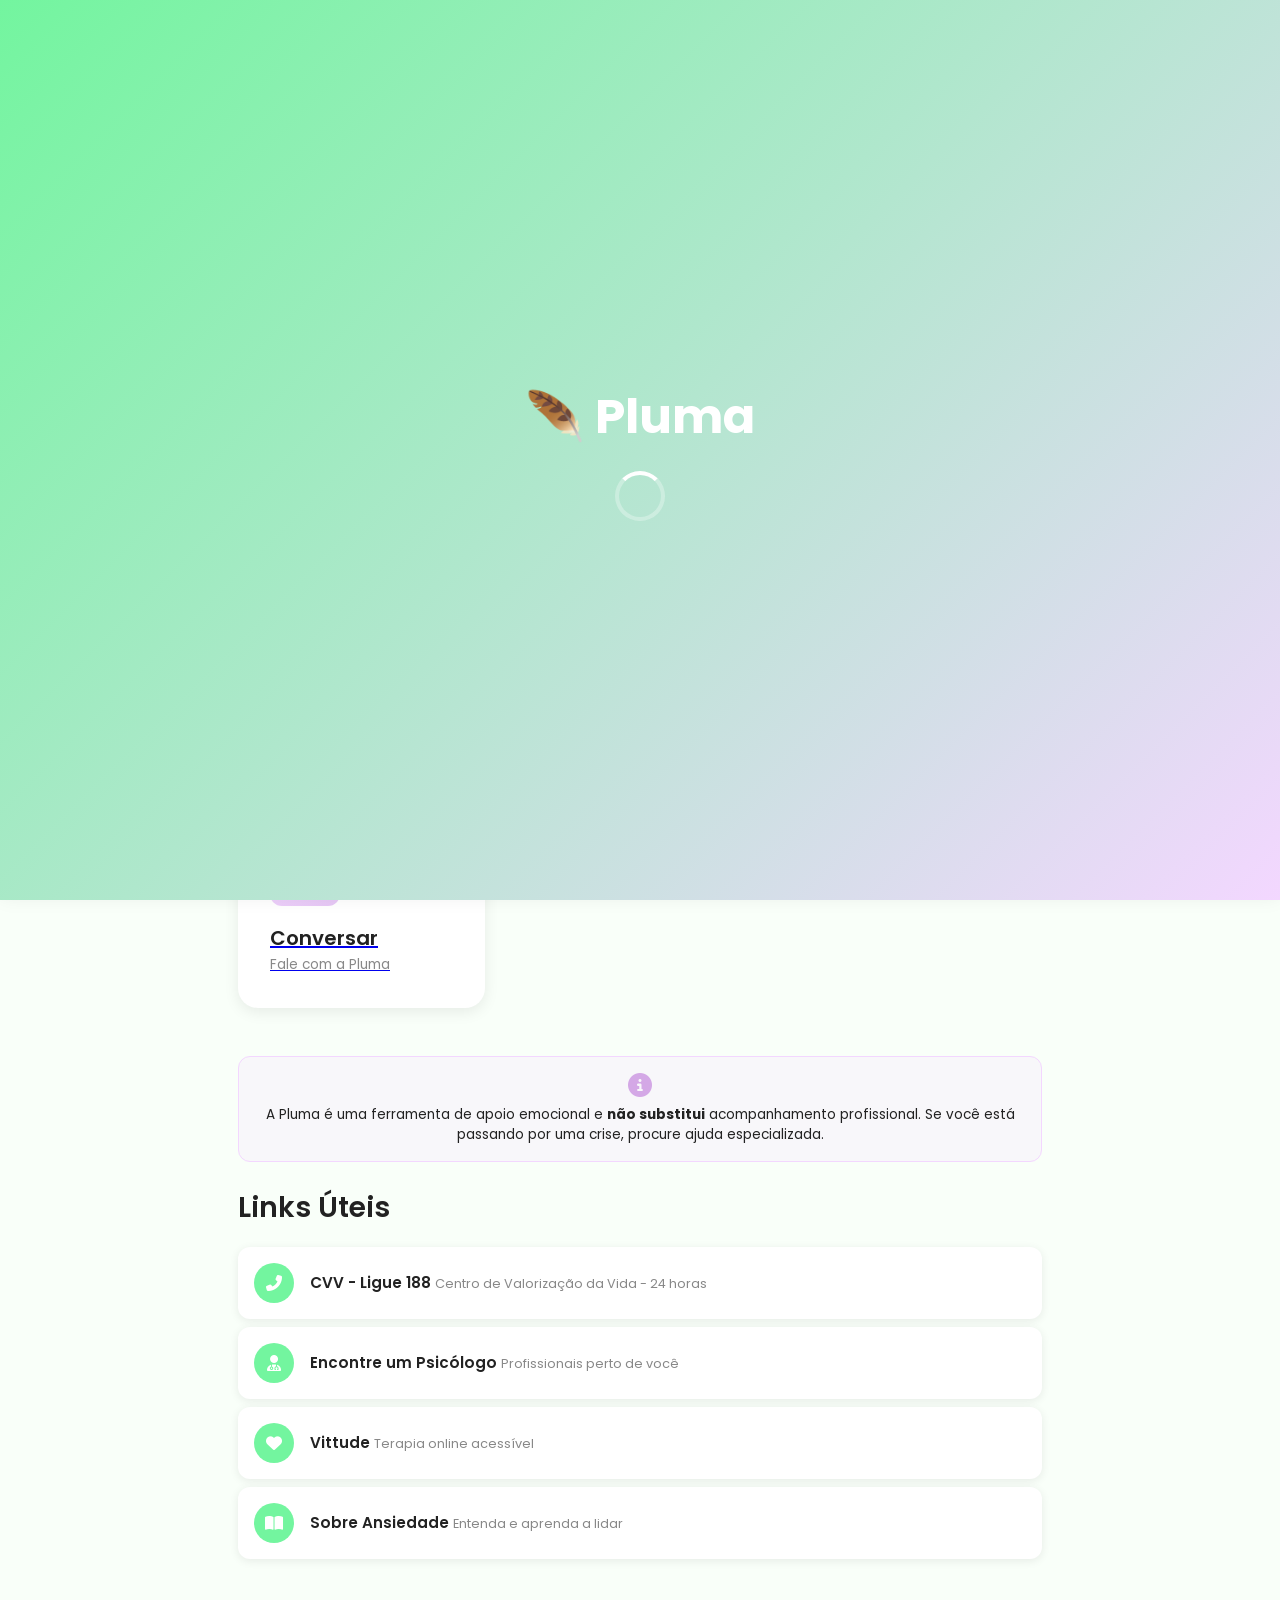
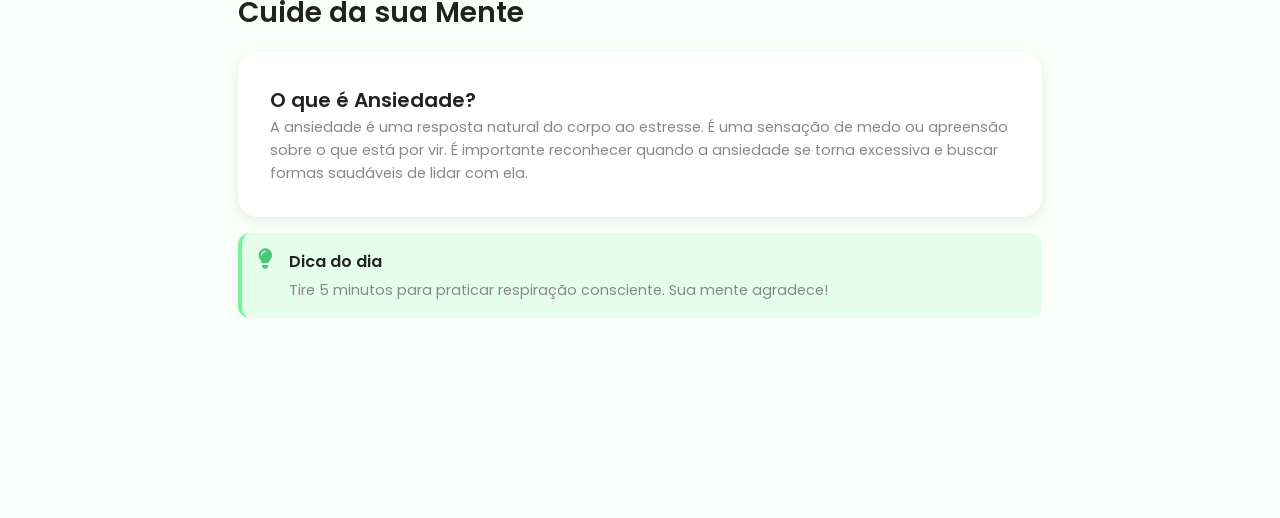
<file: index.html>
<!DOCTYPE html>
<html lang="pt-BR">
<head>
    <meta charset="UTF-8">
    <meta name="viewport" content="width=device-width, initial-scale=1.0, maximum-scale=1.0, user-scalable=no">
    <meta name="description" content="Pluma - Plataforma de apoio emocional e bem-estar. Registre seu humor, escreva seu diário e pratique técnicas de respiração.">
    <meta name="theme-color" content="#73f59f">
    <meta name="apple-mobile-web-app-capable" content="yes">
    <meta name="apple-mobile-web-app-status-bar-style" content="default">
    
    <title>Pluma - Apoio Emocional</title>
    
    <!-- Fonts -->
    <link rel="preconnect" href="https://fonts.googleapis.com">
    <link rel="preconnect" href="https://fonts.gstatic.com" crossorigin>
    <link href="https://fonts.googleapis.com/css2?family=Poppins:wght@300;400;500;600;700&family=Inter:wght@400;500;600&display=swap" rel="stylesheet">
    
    <!-- Font Awesome -->
    <link rel="stylesheet" href="https://cdnjs.cloudflare.com/ajax/libs/font-awesome/6.5.1/css/all.min.css">
    
    <!-- Styles -->
    <link rel="stylesheet" href="css/style.css">
    <link rel="stylesheet" href="css/responsive.css">
</head>
<body>
    <!-- Splash Screen -->
    <div class="splash-screen" id="splashScreen">
        <div class="logo">🪶 Pluma</div>
        <div class="loader"></div>
    </div>

    <!-- Header -->
    <header class="header">
        <div class="header-content">
            <a href="index.html" class="logo">
                <i class="fas fa-feather-alt"></i>
                Pluma
            </a>
            <button class="btn btn-sm btn-outline" id="themeToggle" aria-label="Alternar tema">
                <i class="fas fa-moon"></i>
            </button>
        </div>
    </header>

    <!-- Conteúdo Principal -->
    <main class="container">
        <!-- Saudação -->
        <section class="section fade-in">
            <h1 class="section-title" id="greeting">Olá! 👋</h1>
            <p class="section-subtitle">Como você está se sentindo hoje?</p>
        </section>

        <!-- Mensagem Motivacional -->
        <section class="motivational-box slide-up">
            <p class="motivational-text" id="motivationalQuote">"Cada dia é uma nova oportunidade para cuidar de si mesmo."</p>
            <p class="motivational-author" id="motivationalAuthor">— Pluma</p>
        </section>

        <!-- Acesso Rápido -->
        <section class="section">
            <h2 class="section-title">Acesso Rápido</h2>
            <div class="cards-grid">
                <a href="humor.html" class="card">
                    <div class="card-header">
                        <div class="card-icon verde">
                            <i class="fas fa-smile"></i>
                        </div>
                    </div>
                    <h3 class="card-title">Registrar Humor</h3>
                    <p class="card-subtitle">Como você está hoje?</p>
                </a>
                
                <a href="diario.html" class="card">
                    <div class="card-header">
                        <div class="card-icon lilas">
                            <i class="fas fa-book"></i>
                        </div>
                    </div>
                    <h3 class="card-title">Diário</h3>
                    <p class="card-subtitle">Escreva seus pensamentos</p>
                </a>
                
                <a href="respirar.html" class="card">
                    <div class="card-header">
                        <div class="card-icon verde">
                            <i class="fas fa-wind"></i>
                        </div>
                    </div>
                    <h3 class="card-title">Respirar</h3>
                    <p class="card-subtitle">Exercícios de relaxamento</p>
                </a>
                
                <a href="chat.html" class="card">
                    <div class="card-header">
                        <div class="card-icon lilas">
                            <i class="fas fa-comments"></i>
                        </div>
                    </div>
                    <h3 class="card-title">Conversar</h3>
                    <p class="card-subtitle">Fale com a Pluma</p>
                </a>
            </div>
        </section>

        <!-- Aviso Importante -->
        <section class="disclaimer">
            <i class="fas fa-info-circle"></i>
            <p class="disclaimer-text">
                A Pluma é uma ferramenta de apoio emocional e <strong>não substitui</strong> acompanhamento profissional. 
                Se você está passando por uma crise, procure ajuda especializada.
            </p>
        </section>

        <!-- Links Úteis -->
        <section class="section">
            <h2 class="section-title">Links Úteis</h2>
            <div class="useful-links">
                <a href="https://www.cvv.org.br/" target="_blank" rel="noopener noreferrer" class="useful-link">
                    <i class="fas fa-phone-alt"></i>
                    <div class="useful-link-content">
                        <span class="useful-link-title">CVV - Ligue 188</span>
                        <span class="useful-link-description">Centro de Valorização da Vida - 24 horas</span>
                    </div>
                </a>
                
                <a href="https://www.doctoralia.com.br/psicologos" target="_blank" rel="noopener noreferrer" class="useful-link">
                    <i class="fas fa-user-md"></i>
                    <div class="useful-link-content">
                        <span class="useful-link-title">Encontre um Psicólogo</span>
                        <span class="useful-link-description">Profissionais perto de você</span>
                    </div>
                </a>
                
                <a href="https://www.vittude.com/" target="_blank" rel="noopener noreferrer" class="useful-link">
                    <i class="fas fa-heart"></i>
                    <div class="useful-link-content">
                        <span class="useful-link-title">Vittude</span>
                        <span class="useful-link-description">Terapia online acessível</span>
                    </div>
                </a>
                
                <a href="https://www.minhavida.com.br/bem-estar/tudo-sobre/17115-ansiedade" target="_blank" rel="noopener noreferrer" class="useful-link">
                    <i class="fas fa-book-open"></i>
                    <div class="useful-link-content">
                        <span class="useful-link-title">Sobre Ansiedade</span>
                        <span class="useful-link-description">Entenda e aprenda a lidar</span>
                    </div>
                </a>
            </div>
        </section>

        <!-- Conteúdo Informativo -->
        <section class="section">
            <h2 class="section-title">Cuide da sua Mente</h2>
            
            <div class="card">
                <h3 class="card-title">O que é Ansiedade?</h3>
                <p style="font-size: 0.9rem; color: var(--cinza-medio); line-height: 1.6;">
                    A ansiedade é uma resposta natural do corpo ao estresse. É uma sensação de medo ou apreensão 
                    sobre o que está por vir. É importante reconhecer quando a ansiedade se torna excessiva e 
                    buscar formas saudáveis de lidar com ela.
                </p>
            </div>
            
            <div class="alert alert-info">
                <i class="fas fa-lightbulb"></i>
                <div class="alert-content">
                    <p class="alert-title">Dica do dia</p>
                    <p class="alert-text">Tire 5 minutos para praticar respiração consciente. Sua mente agradece!</p>
                </div>
            </div>
        </section>
    </main>

    <!-- Navbar Inferior -->
    <nav class="navbar" aria-label="Navegação principal">
        <div class="navbar-content">
            <a href="index.html" class="nav-item active" aria-current="page">
                <i class="fas fa-home"></i>
                <span>Início</span>
            </a>
            <a href="humor.html" class="nav-item">
                <i class="fas fa-smile"></i>
                <span>Humor</span>
            </a>
            <a href="diario.html" class="nav-item">
                <i class="fas fa-book"></i>
                <span>Diário</span>
            </a>
            <a href="historico.html" class="nav-item">
                <i class="fas fa-chart-line"></i>
                <span>Histórico</span>
            </a>
            <a href="respirar.html" class="nav-item">
                <i class="fas fa-wind"></i>
                <span>Respirar</span>
            </a>
            <a href="config.html" class="nav-item">
                <i class="fas fa-cog"></i>
                <span>Config</span>
            </a>
        </div>
    </nav>

    <!-- Scripts -->
    <script src="js/app.js"></script>
</body>
</html>
</file>
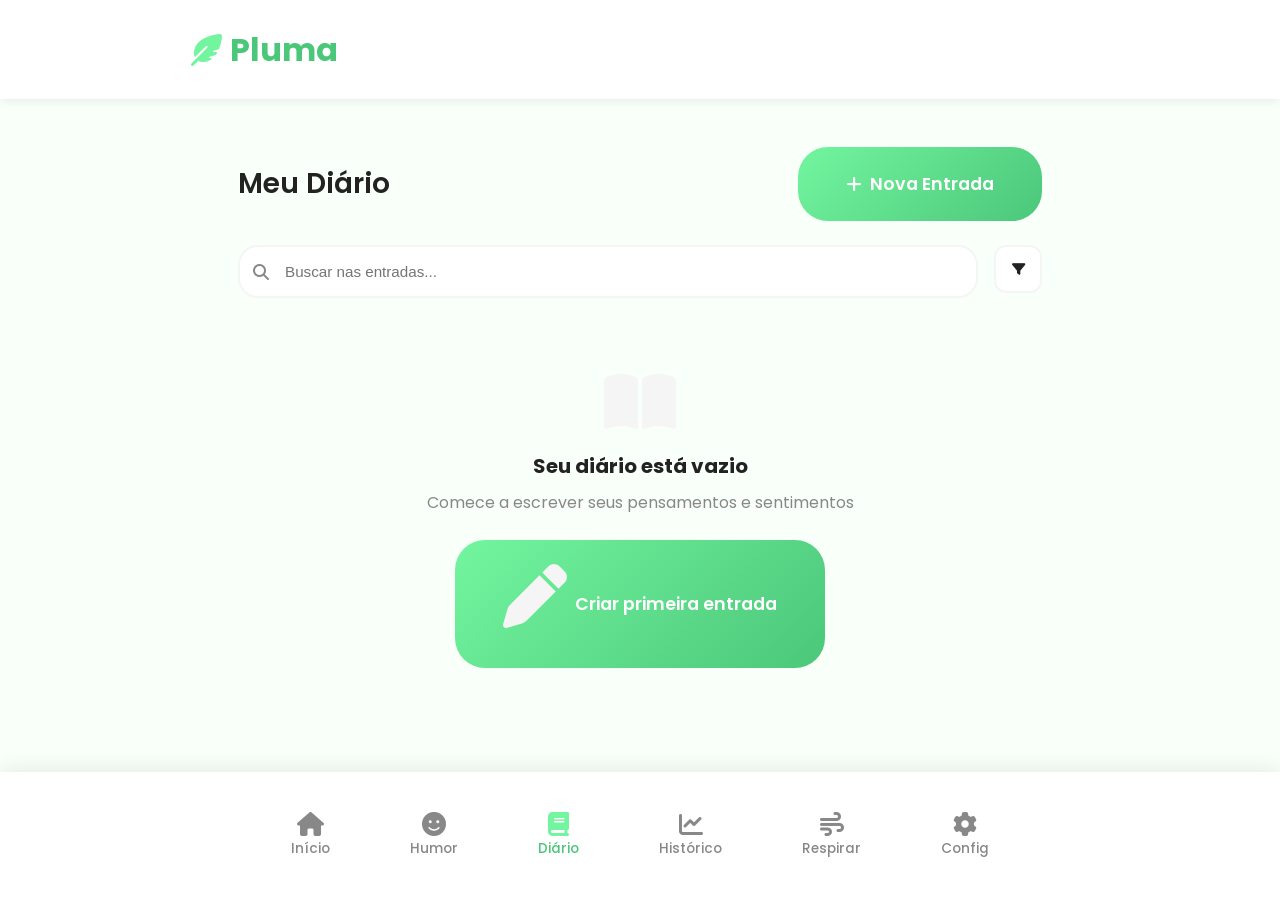
<file: diario.html>
<!DOCTYPE html>
<html lang="pt-BR">
<head>
    <meta charset="UTF-8">
    <meta name="viewport" content="width=device-width, initial-scale=1.0, maximum-scale=1.0, user-scalable=no">
    <meta name="description" content="Pluma - Seu diário emocional. Escreva seus pensamentos e reflexões.">
    <meta name="theme-color" content="#73f59f">
    
    <title>Pluma - Diário Emocional</title>
    
    <!-- Fonts -->
    <link rel="preconnect" href="https://fonts.googleapis.com">
    <link rel="preconnect" href="https://fonts.gstatic.com" crossorigin>
    <link href="https://fonts.googleapis.com/css2?family=Poppins:wght@300;400;500;600;700&family=Inter:wght@400;500;600&display=swap" rel="stylesheet">
    
    <!-- Font Awesome -->
    <link rel="stylesheet" href="https://cdnjs.cloudflare.com/ajax/libs/font-awesome/6.5.1/css/all.min.css">
    
    <!-- Styles -->
    <link rel="stylesheet" href="css/style.css">
    <link rel="stylesheet" href="css/diario.css">
    <link rel="stylesheet" href="css/responsive.css">
</head>
<body>
    <!-- Header -->
    <header class="header">
        <div class="header-content">
            <a href="index.html" class="logo">
                <i class="fas fa-feather-alt"></i>
                Pluma
            </a>
        </div>
    </header>

    <!-- Conteúdo Principal -->
    <main class="container">
        <!-- Lista de Entradas -->
        <div id="diaryList">
            <!-- Header do Diário -->
            <div class="diary-header">
                <h2>Meu Diário</h2>
                <button class="btn btn-primary new-entry-btn" id="newEntryBtn">
                    <i class="fas fa-plus"></i>
                    Nova Entrada
                </button>
            </div>

            <!-- Filtros -->
            <div class="diary-filters">
                <div class="search-wrapper">
                    <i class="fas fa-search"></i>
                    <input type="text" id="searchInput" placeholder="Buscar nas entradas...">
                </div>
                <button class="filter-btn" id="filterBtn" aria-label="Filtrar">
                    <i class="fas fa-filter"></i>
                </button>
            </div>

            <!-- Entradas do Diário -->
            <div class="diary-entries" id="diaryEntries">
                <!-- Entradas serão inseridas via JavaScript -->
            </div>

            <!-- Estado Vazio -->
            <div class="diary-empty" id="diaryEmpty" style="display: none;">
                <i class="fas fa-book-open"></i>
                <h3>Seu diário está vazio</h3>
                <p>Comece a escrever seus pensamentos e sentimentos</p>
                <button class="btn btn-primary" id="emptyNewEntryBtn">
                    <i class="fas fa-pen"></i>
                    Criar primeira entrada
                </button>
            </div>
        </div>

        <!-- Visualização de Entrada -->
        <div class="entry-view" id="entryView">
            <div class="entry-view-header">
                <button class="back-btn" id="backBtn">
                    <i class="fas fa-arrow-left"></i>
                    Voltar
                </button>
                <div class="entry-actions">
                    <button class="entry-action" id="editEntryBtn">
                        <i class="fas fa-edit"></i>
                    </button>
                    <button class="entry-action delete" id="deleteEntryBtn">
                        <i class="fas fa-trash"></i>
                    </button>
                </div>
            </div>
            <div class="entry-view-content" id="entryViewContent">
                <!-- Conteúdo será inserido via JavaScript -->
            </div>
        </div>
    </main>

    <!-- Modal de Nova/Editar Entrada -->
    <div class="modal-overlay" id="entryModal">
        <div class="modal">
            <div class="modal-header">
                <h3 id="modalTitle">Nova Entrada</h3>
                <button class="modal-close" id="closeModal" aria-label="Fechar">
                    <i class="fas fa-times"></i>
                </button>
            </div>
            <div class="modal-body">
                <form id="entryForm">
                    <!-- Seletor de Emoção -->
                    <div class="emotion-selector">
                        <span class="emotion-selector-label">Como você está se sentindo?</span>
                        <div class="emotion-options" id="emotionOptions">
                            <div class="emotion-option" data-emotion="otimo" title="Ótimo">😄</div>
                            <div class="emotion-option" data-emotion="bem" title="Bem">🙂</div>
                            <div class="emotion-option" data-emotion="mais-ou-menos" title="Mais ou menos">😐</div>
                            <div class="emotion-option" data-emotion="mal" title="Mal">😔</div>
                            <div class="emotion-option" data-emotion="depressivo" title="Depressivo">😢</div>
                            <div class="emotion-option" data-emotion="ansioso" title="Ansioso">😰</div>
                        </div>
                    </div>

                    <!-- Título -->
                    <div class="form-group">
                        <label class="form-label" for="entryTitle">Título</label>
                        <input 
                            type="text" 
                            class="form-input" 
                            id="entryTitle" 
                            placeholder="Dê um título para esta entrada..."
                            maxlength="100"
                            required
                        >
                    </div>

                    <!-- Texto -->
                    <div class="form-group">
                        <label class="form-label" for="entryText">O que está na sua mente?</label>
                        <textarea 
                            class="form-textarea" 
                            id="entryText" 
                            placeholder="Escreva livremente seus pensamentos, sentimentos, reflexões..."
                            rows="6"
                            required
                        ></textarea>
                    </div>
                </form>
            </div>
            <div class="modal-footer">
                <button class="btn btn-outline" id="cancelEntry">Cancelar</button>
                <button class="btn btn-primary" id="saveEntry">
                    <i class="fas fa-save"></i>
                    Salvar
                </button>
            </div>
        </div>
    </div>

    <!-- Navbar Inferior -->
    <nav class="navbar" aria-label="Navegação principal">
        <div class="navbar-content">
            <a href="index.html" class="nav-item">
                <i class="fas fa-home"></i>
                <span>Início</span>
            </a>
            <a href="humor.html" class="nav-item">
                <i class="fas fa-smile"></i>
                <span>Humor</span>
            </a>
            <a href="diario.html" class="nav-item active" aria-current="page">
                <i class="fas fa-book"></i>
                <span>Diário</span>
            </a>
            <a href="historico.html" class="nav-item">
                <i class="fas fa-chart-line"></i>
                <span>Histórico</span>
            </a>
            <a href="respirar.html" class="nav-item">
                <i class="fas fa-wind"></i>
                <span>Respirar</span>
            </a>
            <a href="config.html" class="nav-item">
                <i class="fas fa-cog"></i>
                <span>Config</span>
            </a>
        </div>
    </nav>

    <!-- Scripts -->
    <script src="js/app.js"></script>
    <script src="js/diario.js"></script>
</body>
</html>
</file>
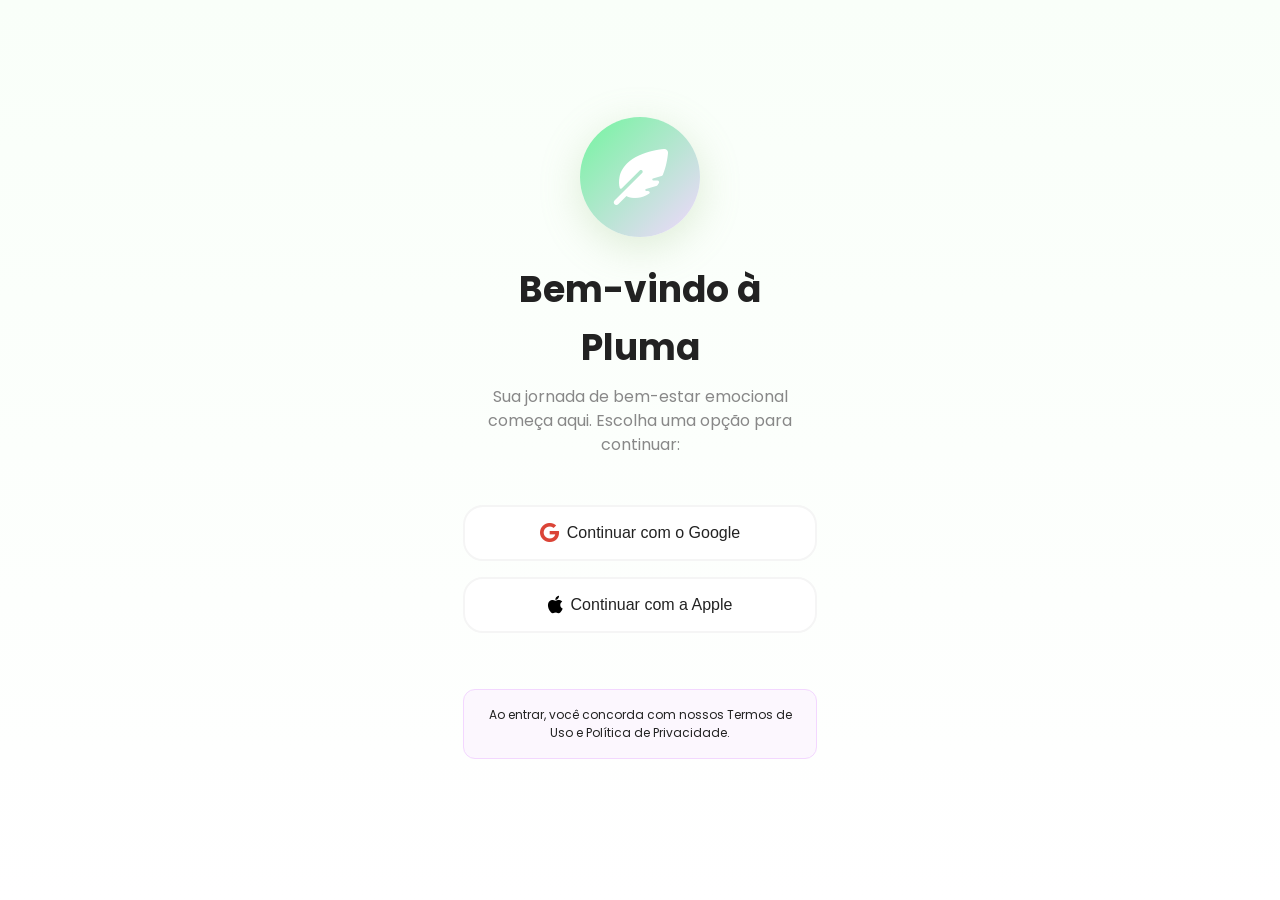
<file: login.html>
<!DOCTYPE html>
<html lang="pt-BR">
<head>
    <meta charset="UTF-8">
    <meta name="viewport" content="width=device-width, initial-scale=1.0, maximum-scale=1.0, user-scalable=no">
    <meta name="description" content="Pluma - Faça login para acessar sua jornada de bem-estar emocional.">
    <meta name="theme-color" content="#9DC183">
    
    <title>Pluma - Login</title>
    
    <!-- Fonts -->
    <link rel="preconnect" href="https://fonts.googleapis.com">
    <link rel="preconnect" href="https://fonts.gstatic.com" crossorigin>
    <link href="https://fonts.googleapis.com/css2?family=Poppins:wght@300;400;500;600;700&family=Inter:wght@400;500;600&display=swap" rel="stylesheet">
    
    <!-- Font Awesome -->
    <link rel="stylesheet" href="https://cdnjs.cloudflare.com/ajax/libs/font-awesome/6.5.1/css/all.min.css">
    
    <!-- Styles -->
    <link rel="stylesheet" href="css/style.css">
    <link rel="stylesheet" href="css/login.css">
    <link rel="stylesheet" href="css/responsive.css">
</head>
<body class="login-page">
    <div class="login-container" style="justify-content: center; min-height: 100vh;">
        <!-- Logo e Header -->
        <div class="login-header">
            <div class="login-logo">
                <i class="fas fa-feather-alt"></i>
            </div>
            <h1 class="login-title">Bem-vindo à Pluma</h1>
            <p class="login-subtitle">Sua jornada de bem-estar emocional começa aqui. Escolha uma opção para continuar:</p>
        </div>

        <!-- Login Social -->
        <div class="social-login" style="flex-direction: column; gap: 1rem; margin-bottom: 2rem;">
            <button class="social-btn google" id="googleLogin" style="padding: 1rem; font-size: 1rem;">
                <i class="fab fa-google"></i>
                Continuar com o Google
            </button>
            <button class="social-btn apple" id="appleLogin" style="padding: 1rem; font-size: 1rem;">
                <i class="fab fa-apple"></i>
                Continuar com a Apple
            </button>
        </div>

        <!-- Aviso -->
        <div class="disclaimer">
            <p class="disclaimer-text" style="font-size: 0.75rem;">
                Ao entrar, você concorda com nossos Termos de Uso e Política de Privacidade.
            </p>
        </div>
    </div>

    <!-- Scripts -->
    <script src="js/login.js"></script>
</body>
</html>
</file>
<file: css/style.css>
/* ============================================
   PLUMA - Estilos Principais
   Plataforma de Apoio Emocional
   ============================================ */

/* Reset e Base */
* {
    margin: 0;
    padding: 0;
    box-sizing: border-box;
}

:root {
    /* Paleta de Cores */
    --verde-claro: #73f59f;
    --lilas-claro: #f3d7ff;
    --branco: #ffffff;
    --fundo-suave: #f9fff9;
    --texto-escuro: #222222;
    --verde-escuro: #4bc77a;
    --lilas-escuro: #d4a8e6;
    --cinza-claro: #f5f5f5;
    --cinza-medio: #888888;
    --sombra: rgba(0, 0, 0, 0.08);
    
    /* Tipografia */
    --font-principal: 'Poppins', -apple-system, BlinkMacSystemFont, 'Segoe UI', sans-serif;
    --font-secundaria: 'Inter', sans-serif;
    
    /* Espaçamentos */
    --espacamento-xs: 0.25rem;
    --espacamento-sm: 0.5rem;
    --espacamento-md: 1rem;
    --espacamento-lg: 1.5rem;
    --espacamento-xl: 2rem;
    --espacamento-xxl: 3rem;
    
    /* Bordas */
    --borda-radius-sm: 8px;
    --borda-radius-md: 12px;
    --borda-radius-lg: 20px;
    --borda-radius-xl: 30px;
    
    /* Transições */
    --transicao-rapida: 0.2s ease;
    --transicao-media: 0.3s ease;
    --transicao-lenta: 0.5s ease;
}

/* Dark Mode */
[data-theme="dark"] {
    --verde-claro: #4bc77a;
    --lilas-claro: #9b59b6;
    --branco: #1a1a2e;
    --fundo-suave: #16213e;
    --texto-escuro: #f0f0f0;
    --cinza-claro: #2a2a4a;
    --sombra: rgba(0, 0, 0, 0.3);
}

html {
    font-size: 16px;
    scroll-behavior: smooth;
}

body {
    font-family: var(--font-principal);
    background-color: var(--fundo-suave);
    color: var(--texto-escuro);
    line-height: 1.6;
    min-height: 100vh;
    padding-bottom: 80px;
    transition: background-color var(--transicao-media), color var(--transicao-media);
}

/* Loader / Splash Screen */
.splash-screen {
    position: fixed;
    top: 0;
    left: 0;
    width: 100%;
    height: 100%;
    background: linear-gradient(135deg, var(--verde-claro), var(--lilas-claro));
    display: flex;
    flex-direction: column;
    justify-content: center;
    align-items: center;
    z-index: 9999;
    transition: opacity var(--transicao-lenta), visibility var(--transicao-lenta);
}

.splash-screen.hidden {
    opacity: 0;
    visibility: hidden;
}

.splash-screen .logo {
    font-size: 3rem;
    font-weight: 700;
    color: var(--branco);
    margin-bottom: var(--espacamento-md);
    animation: pulse 2s infinite;
}

.splash-screen .loader {
    width: 50px;
    height: 50px;
    border: 4px solid rgba(255, 255, 255, 0.3);
    border-top-color: var(--branco);
    border-radius: 50%;
    animation: spin 1s linear infinite;
}

@keyframes spin {
    to { transform: rotate(360deg); }
}

@keyframes pulse {
    0%, 100% { transform: scale(1); }
    50% { transform: scale(1.05); }
}

/* Container Principal */
.container {
    max-width: 500px;
    margin: 0 auto;
    padding: var(--espacamento-md);
}

/* Header */
.header {
    background: var(--branco);
    padding: var(--espacamento-md) var(--espacamento-lg);
    box-shadow: 0 2px 10px var(--sombra);
    position: sticky;
    top: 0;
    z-index: 100;
}

.header-content {
    max-width: 500px;
    margin: 0 auto;
    display: flex;
    justify-content: space-between;
    align-items: center;
}

.header .logo {
    font-size: 1.5rem;
    font-weight: 700;
    color: var(--verde-escuro);
    text-decoration: none;
    display: flex;
    align-items: center;
    gap: var(--espacamento-sm);
}

.header .logo i {
    color: var(--verde-claro);
}

/* Cards */
.card {
    background: var(--branco);
    border-radius: var(--borda-radius-lg);
    padding: var(--espacamento-lg);
    margin-bottom: var(--espacamento-md);
    box-shadow: 0 4px 15px var(--sombra);
    transition: transform var(--transicao-rapida), box-shadow var(--transicao-rapida);
}

.card:hover {
    transform: translateY(-3px);
    box-shadow: 0 8px 25px var(--sombra);
}

.card-header {
    display: flex;
    align-items: center;
    gap: var(--espacamento-md);
    margin-bottom: var(--espacamento-md);
}

.card-icon {
    width: 50px;
    height: 50px;
    border-radius: var(--borda-radius-md);
    display: flex;
    align-items: center;
    justify-content: center;
    font-size: 1.5rem;
}

.card-icon.verde {
    background: linear-gradient(135deg, var(--verde-claro), #a8f5c0);
    color: var(--verde-escuro);
}

.card-icon.lilas {
    background: linear-gradient(135deg, var(--lilas-claro), #e6c7f5);
    color: var(--lilas-escuro);
}

.card-title {
    font-size: 1.1rem;
    font-weight: 600;
    color: var(--texto-escuro);
}

.card-subtitle {
    font-size: 0.85rem;
    color: var(--cinza-medio);
}

/* Botões */
.btn {
    display: inline-flex;
    align-items: center;
    justify-content: center;
    gap: var(--espacamento-sm);
    padding: var(--espacamento-md) var(--espacamento-xl);
    border: none;
    border-radius: var(--borda-radius-xl);
    font-family: var(--font-principal);
    font-size: 1rem;
    font-weight: 600;
    cursor: pointer;
    transition: all var(--transicao-rapida);
    text-decoration: none;
}

.btn-primary {
    background: linear-gradient(135deg, var(--verde-claro), var(--verde-escuro));
    color: var(--branco);
}

.btn-primary:hover {
    transform: translateY(-2px);
    box-shadow: 0 5px 20px rgba(115, 245, 159, 0.4);
}

.btn-secondary {
    background: linear-gradient(135deg, var(--lilas-claro), var(--lilas-escuro));
    color: var(--branco);
}

.btn-secondary:hover {
    transform: translateY(-2px);
    box-shadow: 0 5px 20px rgba(243, 215, 255, 0.4);
}

.btn-outline {
    background: transparent;
    border: 2px solid var(--verde-claro);
    color: var(--verde-escuro);
}

.btn-outline:hover {
    background: var(--verde-claro);
    color: var(--branco);
}

.btn-block {
    width: 100%;
}

.btn-sm {
    padding: var(--espacamento-sm) var(--espacamento-md);
    font-size: 0.875rem;
}

/* Inputs */
.form-group {
    margin-bottom: var(--espacamento-md);
}

.form-label {
    display: block;
    margin-bottom: var(--espacamento-sm);
    font-weight: 500;
    color: var(--texto-escuro);
}

.form-input {
    width: 100%;
    padding: var(--espacamento-md);
    border: 2px solid var(--cinza-claro);
    border-radius: var(--borda-radius-md);
    font-family: var(--font-principal);
    font-size: 1rem;
    transition: border-color var(--transicao-rapida), box-shadow var(--transicao-rapida);
    background: var(--branco);
    color: var(--texto-escuro);
}

.form-input:focus {
    outline: none;
    border-color: var(--verde-claro);
    box-shadow: 0 0 0 4px rgba(115, 245, 159, 0.2);
}

.form-input::placeholder {
    color: var(--cinza-medio);
}

.input-icon-wrapper {
    position: relative;
}

.input-icon-wrapper .form-input {
    padding-left: 45px;
}

.input-icon-wrapper i {
    position: absolute;
    left: 15px;
    top: 50%;
    transform: translateY(-50%);
    color: var(--cinza-medio);
}

/* Textarea */
.form-textarea {
    width: 100%;
    min-height: 120px;
    padding: var(--espacamento-md);
    border: 2px solid var(--cinza-claro);
    border-radius: var(--borda-radius-md);
    font-family: var(--font-principal);
    font-size: 1rem;
    resize: vertical;
    transition: border-color var(--transicao-rapida);
    background: var(--branco);
    color: var(--texto-escuro);
}

.form-textarea:focus {
    outline: none;
    border-color: var(--verde-claro);
    box-shadow: 0 0 0 4px rgba(115, 245, 159, 0.2);
}

/* Navbar Inferior */
.navbar {
    position: fixed;
    bottom: 0;
    left: 0;
    right: 0;
    background: var(--branco);
    padding: var(--espacamento-sm) 0;
    box-shadow: 0 -4px 20px var(--sombra);
    z-index: 1000;
}

.navbar-content {
    max-width: 500px;
    margin: 0 auto;
    display: flex;
    justify-content: space-around;
    align-items: center;
    padding: 0 var(--espacamento-sm);
}

.nav-item {
    display: flex;
    flex-direction: column;
    align-items: center;
    text-decoration: none;
    color: var(--cinza-medio);
    padding: var(--espacamento-sm);
    border-radius: var(--borda-radius-md);
    transition: all var(--transicao-rapida);
    min-width: 50px;
}

.nav-item i {
    font-size: 1.25rem;
    margin-bottom: 2px;
}

.nav-item span {
    font-size: 0.65rem;
    font-weight: 500;
}

.nav-item:hover {
    color: var(--verde-escuro);
    background: rgba(115, 245, 159, 0.1);
}

.nav-item.active {
    color: var(--verde-escuro);
}

.nav-item.active i {
    color: var(--verde-claro);
}

/* Seções */
.section {
    margin-bottom: var(--espacamento-xl);
}

.section-title {
    font-size: 1.25rem;
    font-weight: 600;
    margin-bottom: var(--espacamento-md);
    color: var(--texto-escuro);
}

.section-subtitle {
    font-size: 0.9rem;
    color: var(--cinza-medio);
    margin-bottom: var(--espacamento-lg);
}

/* Grid de Cards */
.cards-grid {
    display: grid;
    grid-template-columns: repeat(2, 1fr);
    gap: var(--espacamento-md);
}

/* Badge */
.badge {
    display: inline-block;
    padding: var(--espacamento-xs) var(--espacamento-sm);
    border-radius: var(--borda-radius-sm);
    font-size: 0.75rem;
    font-weight: 600;
}

.badge-verde {
    background: rgba(115, 245, 159, 0.2);
    color: var(--verde-escuro);
}

.badge-lilas {
    background: rgba(243, 215, 255, 0.4);
    color: var(--lilas-escuro);
}

/* Alertas */
.alert {
    padding: var(--espacamento-md);
    border-radius: var(--borda-radius-md);
    margin-bottom: var(--espacamento-md);
    display: flex;
    align-items: flex-start;
    gap: var(--espacamento-md);
}

.alert-info {
    background: rgba(115, 245, 159, 0.15);
    border-left: 4px solid var(--verde-claro);
}

.alert-warning {
    background: rgba(243, 215, 255, 0.3);
    border-left: 4px solid var(--lilas-claro);
}

.alert i {
    font-size: 1.25rem;
    color: var(--verde-escuro);
}

.alert-content {
    flex: 1;
}

.alert-title {
    font-weight: 600;
    margin-bottom: var(--espacamento-xs);
}

.alert-text {
    font-size: 0.9rem;
    color: var(--cinza-medio);
}

/* Mensagem Motivacional */
.motivational-box {
    background: linear-gradient(135deg, var(--verde-claro), var(--lilas-claro));
    border-radius: var(--borda-radius-lg);
    padding: var(--espacamento-xl);
    text-align: center;
    margin-bottom: var(--espacamento-lg);
    position: relative;
    overflow: hidden;
}

.motivational-box::before {
    content: '"';
    position: absolute;
    top: -20px;
    left: 20px;
    font-size: 8rem;
    opacity: 0.1;
    font-family: Georgia, serif;
}

.motivational-text {
    font-size: 1.1rem;
    font-weight: 500;
    color: var(--texto-escuro);
    line-height: 1.6;
    position: relative;
    z-index: 1;
}

.motivational-author {
    font-size: 0.85rem;
    color: var(--texto-escuro);
    opacity: 0.7;
    margin-top: var(--espacamento-sm);
}

/* Links Úteis */
.useful-links {
    display: flex;
    flex-direction: column;
    gap: var(--espacamento-sm);
}

.useful-link {
    display: flex;
    align-items: center;
    gap: var(--espacamento-md);
    padding: var(--espacamento-md);
    background: var(--branco);
    border-radius: var(--borda-radius-md);
    text-decoration: none;
    color: var(--texto-escuro);
    transition: all var(--transicao-rapida);
    box-shadow: 0 2px 10px var(--sombra);
}

.useful-link:hover {
    transform: translateX(5px);
    box-shadow: 0 4px 15px var(--sombra);
}

.useful-link i {
    width: 40px;
    height: 40px;
    border-radius: 50%;
    display: flex;
    align-items: center;
    justify-content: center;
    background: var(--verde-claro);
    color: var(--branco);
}

.useful-link-content {
    flex: 1;
}

.useful-link-title {
    font-weight: 600;
    font-size: 0.95rem;
}

.useful-link-description {
    font-size: 0.8rem;
    color: var(--cinza-medio);
}

/* Disclaimer */
.disclaimer {
    background: rgba(243, 215, 255, 0.2);
    border: 1px solid var(--lilas-claro);
    border-radius: var(--borda-radius-md);
    padding: var(--espacamento-md);
    margin: var(--espacamento-lg) 0;
    text-align: center;
}

.disclaimer i {
    color: var(--lilas-escuro);
    font-size: 1.5rem;
    margin-bottom: var(--espacamento-sm);
}

.disclaimer-text {
    font-size: 0.85rem;
    color: var(--texto-escuro);
    line-height: 1.5;
}

/* Animações */
@keyframes fadeIn {
    from {
        opacity: 0;
        transform: translateY(20px);
    }
    to {
        opacity: 1;
        transform: translateY(0);
    }
}

@keyframes slideUp {
    from {
        opacity: 0;
        transform: translateY(30px);
    }
    to {
        opacity: 1;
        transform: translateY(0);
    }
}

.fade-in {
    animation: fadeIn var(--transicao-media) ease-out;
}

.slide-up {
    animation: slideUp var(--transicao-lenta) ease-out;
}

/* Empty State */
.empty-state {
    text-align: center;
    padding: var(--espacamento-xxl);
}

.empty-state i {
    font-size: 4rem;
    color: var(--cinza-claro);
    margin-bottom: var(--espacamento-md);
}

.empty-state-title {
    font-size: 1.1rem;
    font-weight: 600;
    color: var(--texto-escuro);
    margin-bottom: var(--espacamento-sm);
}

.empty-state-text {
    font-size: 0.9rem;
    color: var(--cinza-medio);
}

/* Divider */
.divider {
    height: 1px;
    background: var(--cinza-claro);
    margin: var(--espacamento-lg) 0;
}

/* Toggle Switch */
.toggle-wrapper {
    display: flex;
    align-items: center;
    justify-content: space-between;
    padding: var(--espacamento-md);
    background: var(--branco);
    border-radius: var(--borda-radius-md);
    margin-bottom: var(--espacamento-sm);
}

.toggle-label {
    display: flex;
    align-items: center;
    gap: var(--espacamento-md);
}

.toggle-label i {
    width: 40px;
    height: 40px;
    border-radius: 50%;
    display: flex;
    align-items: center;
    justify-content: center;
    background: var(--cinza-claro);
    color: var(--texto-escuro);
}

.toggle-switch {
    position: relative;
    width: 52px;
    height: 28px;
}

.toggle-switch input {
    opacity: 0;
    width: 0;
    height: 0;
}

.toggle-slider {
    position: absolute;
    cursor: pointer;
    top: 0;
    left: 0;
    right: 0;
    bottom: 0;
    background: var(--cinza-claro);
    border-radius: 28px;
    transition: var(--transicao-rapida);
}

.toggle-slider::before {
    content: '';
    position: absolute;
    width: 22px;
    height: 22px;
    left: 3px;
    bottom: 3px;
    background: var(--branco);
    border-radius: 50%;
    transition: var(--transicao-rapida);
    box-shadow: 0 2px 4px rgba(0, 0, 0, 0.2);
}

.toggle-switch input:checked + .toggle-slider {
    background: var(--verde-claro);
}

.toggle-switch input:checked + .toggle-slider::before {
    transform: translateX(24px);
}

/* Utilitários */
.text-center { text-align: center; }
.text-left { text-align: left; }
.text-right { text-align: right; }

.mb-sm { margin-bottom: var(--espacamento-sm); }
.mb-md { margin-bottom: var(--espacamento-md); }
.mb-lg { margin-bottom: var(--espacamento-lg); }
.mb-xl { margin-bottom: var(--espacamento-xl); }

.mt-sm { margin-top: var(--espacamento-sm); }
.mt-md { margin-top: var(--espacamento-md); }
.mt-lg { margin-top: var(--espacamento-lg); }
.mt-xl { margin-top: var(--espacamento-xl); }

.flex { display: flex; }
.flex-center { display: flex; align-items: center; justify-content: center; }
.flex-between { display: flex; align-items: center; justify-content: space-between; }
.flex-column { flex-direction: column; }
.gap-sm { gap: var(--espacamento-sm); }
.gap-md { gap: var(--espacamento-md); }

.w-full { width: 100%; }
.h-full { height: 100%; }

.hidden { display: none !important; }
.visible { display: block !important; }
</file>
<file: css/responsive.css>
/* ============================================
   PLUMA - Estilos Responsivos
   Media Queries para todas as telas
   ============================================ */

/* Mobile Small (até 320px) */
@media screen and (max-width: 320px) {
    html {
        font-size: 14px;
    }
    
    .container {
        padding: var(--espacamento-sm);
    }
    
    .navbar-content {
        padding: 0;
    }
    
    .nav-item {
        min-width: 40px;
        padding: var(--espacamento-xs);
    }
    
    .nav-item span {
        font-size: 0.55rem;
    }
    
    .cards-grid {
        grid-template-columns: 1fr;
    }
    
    .motivational-box {
        padding: var(--espacamento-md);
    }
    
    .motivational-text {
        font-size: 0.95rem;
    }
}

/* Mobile Medium (321px - 480px) */
@media screen and (min-width: 321px) and (max-width: 480px) {
    .container {
        padding: var(--espacamento-md);
    }
    
    .header {
        padding: var(--espacamento-sm) var(--espacamento-md);
    }
    
    .nav-item span {
        font-size: 0.6rem;
    }
}

/* Tablet (481px - 768px) */
@media screen and (min-width: 481px) and (max-width: 768px) {
    .container {
        max-width: 600px;
        padding: var(--espacamento-lg);
    }
    
    .cards-grid {
        grid-template-columns: repeat(2, 1fr);
        gap: var(--espacamento-lg);
    }
    
    .navbar {
        padding: var(--espacamento-md) 0;
    }
    
    .navbar-content {
        max-width: 600px;
    }
    
    .nav-item {
        padding: var(--espacamento-md);
    }
    
    .nav-item i {
        font-size: 1.5rem;
    }
    
    .nav-item span {
        font-size: 0.75rem;
    }
    
    .motivational-box {
        padding: var(--espacamento-xxl);
    }
    
    .motivational-text {
        font-size: 1.25rem;
    }
    
    .card {
        padding: var(--espacamento-xl);
    }
    
    .section-title {
        font-size: 1.5rem;
    }
}

/* Desktop Small (769px - 1024px) */
@media screen and (min-width: 769px) and (max-width: 1024px) {
    body {
        padding-bottom: 100px;
    }
    
    .container {
        max-width: 700px;
        padding: var(--espacamento-xl);
    }
    
    .header {
        padding: var(--espacamento-lg) var(--espacamento-xl);
    }
    
    .header-content {
        max-width: 700px;
    }
    
    .header .logo {
        font-size: 1.75rem;
    }
    
    .navbar-content {
        max-width: 700px;
    }
    
    .cards-grid {
        grid-template-columns: repeat(3, 1fr);
    }
    
    .card {
        padding: var(--espacamento-xl);
    }
    
    .card-icon {
        width: 60px;
        height: 60px;
        font-size: 1.75rem;
    }
}

/* Desktop Medium (1025px - 1200px) */
@media screen and (min-width: 1025px) and (max-width: 1200px) {
    body {
        padding-bottom: 100px;
    }
    
    .container {
        max-width: 800px;
        padding: var(--espacamento-xl);
    }
    
    .header-content {
        max-width: 800px;
    }
    
    .navbar-content {
        max-width: 800px;
    }
    
    .cards-grid {
        grid-template-columns: repeat(3, 1fr);
        gap: var(--espacamento-lg);
    }
}

/* Desktop Large (acima de 1200px) */
@media screen and (min-width: 1201px) {
    body {
        padding-bottom: 120px;
    }
    
    .container {
        max-width: 900px;
        padding: var(--espacamento-xxl);
    }
    
    .header {
        padding: var(--espacamento-lg) var(--espacamento-xxl);
    }
    
    .header-content {
        max-width: 900px;
    }
    
    .header .logo {
        font-size: 2rem;
    }
    
    .navbar {
        padding: var(--espacamento-lg) 0;
    }
    
    .navbar-content {
        max-width: 900px;
        justify-content: center;
        gap: var(--espacamento-xl);
    }
    
    .nav-item {
        padding: var(--espacamento-md) var(--espacamento-lg);
    }
    
    .nav-item i {
        font-size: 1.5rem;
    }
    
    .nav-item span {
        font-size: 0.85rem;
    }
    
    .cards-grid {
        grid-template-columns: repeat(3, 1fr);
        gap: var(--espacamento-xl);
    }
    
    .card {
        padding: var(--espacamento-xl);
    }
    
    .card-icon {
        width: 70px;
        height: 70px;
        font-size: 2rem;
    }
    
    .card-title {
        font-size: 1.25rem;
    }
    
    .section-title {
        font-size: 1.75rem;
    }
    
    .motivational-box {
        padding: var(--espacamento-xxl) 4rem;
    }
    
    .motivational-text {
        font-size: 1.5rem;
    }
    
    .btn {
        padding: var(--espacamento-lg) var(--espacamento-xxl);
        font-size: 1.1rem;
    }
}

/* Landscape Orientation para Mobile */
@media screen and (max-height: 500px) and (orientation: landscape) {
    .splash-screen .logo {
        font-size: 2rem;
    }
    
    .splash-screen .loader {
        width: 30px;
        height: 30px;
    }
    
    body {
        padding-bottom: 60px;
    }
    
    .navbar {
        padding: var(--espacamento-xs) 0;
    }
    
    .nav-item {
        flex-direction: row;
        gap: var(--espacamento-sm);
    }
    
    .nav-item i {
        font-size: 1rem;
        margin-bottom: 0;
    }
    
    .nav-item span {
        font-size: 0.7rem;
    }
}

/* Print Styles */
@media print {
    .navbar,
    .header,
    .splash-screen {
        display: none !important;
    }
    
    body {
        padding: 0;
        background: white;
    }
    
    .container {
        max-width: 100%;
        padding: 20px;
    }
    
    .card {
        box-shadow: none;
        border: 1px solid #ddd;
        break-inside: avoid;
    }
    
    .btn {
        display: none;
    }
    
    a {
        color: inherit;
        text-decoration: none;
    }
    
    a::after {
        content: " (" attr(href) ")";
        font-size: 0.8em;
        color: #666;
    }
}

/* Preferência de Movimento Reduzido */
@media (prefers-reduced-motion: reduce) {
    *,
    *::before,
    *::after {
        animation-duration: 0.01ms !important;
        animation-iteration-count: 1 !important;
        transition-duration: 0.01ms !important;
        scroll-behavior: auto !important;
    }
    
    .splash-screen .loader {
        animation: none;
        border-top-color: var(--verde-claro);
    }
}

/* High Contrast Mode */
@media (prefers-contrast: high) {
    :root {
        --verde-claro: #00aa44;
        --lilas-claro: #9933cc;
        --sombra: rgba(0, 0, 0, 0.2);
    }
    
    .card {
        border: 2px solid var(--texto-escuro);
    }
    
    .btn {
        border: 2px solid currentColor;
    }
    
    .form-input,
    .form-textarea {
        border-width: 3px;
    }
}

/* Touch Device Adjustments */
@media (hover: none) and (pointer: coarse) {
    .nav-item:hover {
        background: transparent;
    }
    
    .card:hover {
        transform: none;
    }
    
    .btn:hover {
        transform: none;
    }
    
    .useful-link:hover {
        transform: none;
    }
    
    /* Larger touch targets */
    .btn {
        min-height: 48px;
    }
    
    .nav-item {
        min-height: 48px;
        min-width: 48px;
    }
    
    .form-input,
    .form-textarea {
        min-height: 48px;
        font-size: 16px; /* Prevents zoom on iOS */
    }
}

/* Dark Mode Media Query */
@media (prefers-color-scheme: dark) {
    :root:not([data-theme="light"]) {
        --verde-claro: #4bc77a;
        --lilas-claro: #9b59b6;
        --branco: #1a1a2e;
        --fundo-suave: #16213e;
        --texto-escuro: #f0f0f0;
        --cinza-claro: #2a2a4a;
        --cinza-medio: #aaaaaa;
        --sombra: rgba(0, 0, 0, 0.3);
    }
}
</file>
<file: css/diario.css>
/* ============================================
   PLUMA - Estilos do Diário Emocional
   ============================================ */

/* Header do Diário */
.diary-header {
    display: flex;
    justify-content: space-between;
    align-items: center;
    margin-bottom: var(--espacamento-lg);
}

.diary-header h2 {
    font-size: 1.5rem;
    font-weight: 600;
    color: var(--texto-escuro);
}

.new-entry-btn {
    display: flex;
    align-items: center;
    gap: var(--espacamento-sm);
    padding: var(--espacamento-sm) var(--espacamento-md);
}

/* Filtro e Busca */
.diary-filters {
    display: flex;
    gap: var(--espacamento-md);
    margin-bottom: var(--espacamento-lg);
}

.search-wrapper {
    flex: 1;
    position: relative;
}

.search-wrapper i {
    position: absolute;
    left: 15px;
    top: 50%;
    transform: translateY(-50%);
    color: var(--cinza-medio);
}

.search-wrapper input {
    width: 100%;
    padding: var(--espacamento-md);
    padding-left: 45px;
    border: 2px solid var(--cinza-claro);
    border-radius: var(--borda-radius-lg);
    font-size: 0.95rem;
    background: var(--branco);
    color: var(--texto-escuro);
}

.search-wrapper input:focus {
    outline: none;
    border-color: var(--verde-claro);
}

.filter-btn {
    width: 48px;
    height: 48px;
    display: flex;
    align-items: center;
    justify-content: center;
    background: var(--branco);
    border: 2px solid var(--cinza-claro);
    border-radius: var(--borda-radius-md);
    cursor: pointer;
    transition: all var(--transicao-rapida);
    color: var(--texto-escuro);
}

.filter-btn:hover {
    border-color: var(--verde-claro);
    color: var(--verde-escuro);
}

/* Lista de Entradas */
.diary-entries {
    display: flex;
    flex-direction: column;
    gap: var(--espacamento-md);
}

.diary-entry {
    background: var(--branco);
    border-radius: var(--borda-radius-lg);
    padding: var(--espacamento-lg);
    box-shadow: 0 4px 15px var(--sombra);
    transition: all var(--transicao-rapida);
    cursor: pointer;
    position: relative;
    overflow: hidden;
}

.diary-entry::before {
    content: '';
    position: absolute;
    left: 0;
    top: 0;
    height: 100%;
    width: 4px;
    background: var(--verde-claro);
}

.diary-entry:hover {
    transform: translateY(-3px);
    box-shadow: 0 8px 25px var(--sombra);
}

.entry-header {
    display: flex;
    justify-content: space-between;
    align-items: flex-start;
    margin-bottom: var(--espacamento-md);
}

.entry-date {
    display: flex;
    flex-direction: column;
}

.entry-day {
    font-size: 0.8rem;
    color: var(--verde-escuro);
    font-weight: 600;
}

.entry-full-date {
    font-size: 0.75rem;
    color: var(--cinza-medio);
}

.entry-emotion {
    font-size: 1.5rem;
}

.entry-title {
    font-size: 1.1rem;
    font-weight: 600;
    color: var(--texto-escuro);
    margin-bottom: var(--espacamento-sm);
}

.entry-preview {
    font-size: 0.9rem;
    color: var(--cinza-medio);
    line-height: 1.5;
    display: -webkit-box;
    -webkit-line-clamp: 2;
    -webkit-box-orient: vertical;
    overflow: hidden;
}

.entry-actions {
    display: flex;
    gap: var(--espacamento-sm);
    margin-top: var(--espacamento-md);
    padding-top: var(--espacamento-md);
    border-top: 1px solid var(--cinza-claro);
}

.entry-action {
    display: flex;
    align-items: center;
    gap: var(--espacamento-xs);
    padding: var(--espacamento-xs) var(--espacamento-sm);
    border: none;
    background: none;
    cursor: pointer;
    color: var(--cinza-medio);
    font-size: 0.85rem;
    border-radius: var(--borda-radius-sm);
    transition: all var(--transicao-rapida);
}

.entry-action:hover {
    background: var(--cinza-claro);
    color: var(--texto-escuro);
}

.entry-action.delete:hover {
    background: rgba(231, 76, 60, 0.1);
    color: #e74c3c;
}

/* Modal de Nova Entrada */
.modal-overlay {
    position: fixed;
    top: 0;
    left: 0;
    right: 0;
    bottom: 0;
    background: rgba(0, 0, 0, 0.5);
    display: flex;
    align-items: center;
    justify-content: center;
    z-index: 2000;
    opacity: 0;
    visibility: hidden;
    transition: all var(--transicao-rapida);
    padding: var(--espacamento-md);
}

.modal-overlay.visible {
    opacity: 1;
    visibility: visible;
}

.modal {
    background: var(--branco);
    border-radius: var(--borda-radius-lg);
    width: 100%;
    max-width: 500px;
    max-height: 90vh;
    overflow-y: auto;
    transform: translateY(30px);
    transition: transform var(--transicao-rapida);
}

.modal-overlay.visible .modal {
    transform: translateY(0);
}

.modal-header {
    display: flex;
    justify-content: space-between;
    align-items: center;
    padding: var(--espacamento-lg);
    border-bottom: 1px solid var(--cinza-claro);
}

.modal-header h3 {
    font-size: 1.25rem;
    font-weight: 600;
    color: var(--texto-escuro);
}

.modal-close {
    width: 36px;
    height: 36px;
    display: flex;
    align-items: center;
    justify-content: center;
    border: none;
    background: var(--cinza-claro);
    border-radius: 50%;
    cursor: pointer;
    color: var(--texto-escuro);
    transition: all var(--transicao-rapida);
}

.modal-close:hover {
    background: #e74c3c;
    color: white;
}

.modal-body {
    padding: var(--espacamento-lg);
}

.modal-footer {
    padding: var(--espacamento-lg);
    border-top: 1px solid var(--cinza-claro);
    display: flex;
    gap: var(--espacamento-md);
}

.modal-footer .btn {
    flex: 1;
}

/* Seletor de Emoção no Modal */
.emotion-selector {
    margin-bottom: var(--espacamento-lg);
}

.emotion-selector-label {
    display: block;
    font-weight: 500;
    margin-bottom: var(--espacamento-md);
    color: var(--texto-escuro);
}

.emotion-options {
    display: flex;
    gap: var(--espacamento-sm);
    flex-wrap: wrap;
}

.emotion-option {
    width: 45px;
    height: 45px;
    display: flex;
    align-items: center;
    justify-content: center;
    border: 2px solid var(--cinza-claro);
    border-radius: 50%;
    cursor: pointer;
    font-size: 1.5rem;
    transition: all var(--transicao-rapida);
    background: var(--branco);
}

.emotion-option:hover {
    border-color: var(--verde-claro);
    transform: scale(1.1);
}

.emotion-option.selected {
    border-color: var(--verde-claro);
    background: linear-gradient(135deg, rgba(115, 245, 159, 0.2), rgba(243, 215, 255, 0.2));
}

/* Estado Vazio */
.diary-empty {
    text-align: center;
    padding: var(--espacamento-xxl);
}

.diary-empty i {
    font-size: 4rem;
    color: var(--cinza-claro);
    margin-bottom: var(--espacamento-md);
}

.diary-empty h3 {
    font-size: 1.25rem;
    color: var(--texto-escuro);
    margin-bottom: var(--espacamento-sm);
}

.diary-empty p {
    color: var(--cinza-medio);
    margin-bottom: var(--espacamento-lg);
}

/* Visualização da Entrada */
.entry-view {
    display: none;
}

.entry-view.visible {
    display: block;
}

.entry-view-header {
    display: flex;
    justify-content: space-between;
    align-items: center;
    margin-bottom: var(--espacamento-lg);
}

.back-btn {
    display: flex;
    align-items: center;
    gap: var(--espacamento-sm);
    padding: var(--espacamento-sm) var(--espacamento-md);
    background: none;
    border: none;
    cursor: pointer;
    color: var(--texto-escuro);
    font-size: 0.95rem;
    transition: color var(--transicao-rapida);
}

.back-btn:hover {
    color: var(--verde-escuro);
}

.entry-view-content {
    background: var(--branco);
    border-radius: var(--borda-radius-lg);
    padding: var(--espacamento-xl);
    box-shadow: 0 4px 15px var(--sombra);
}

.entry-view-meta {
    display: flex;
    align-items: center;
    gap: var(--espacamento-md);
    margin-bottom: var(--espacamento-lg);
    padding-bottom: var(--espacamento-lg);
    border-bottom: 1px solid var(--cinza-claro);
}

.entry-view-emotion {
    font-size: 3rem;
}

.entry-view-date {
    color: var(--cinza-medio);
    font-size: 0.9rem;
}

.entry-view-title {
    font-size: 1.5rem;
    font-weight: 600;
    color: var(--texto-escuro);
    margin-bottom: var(--espacamento-lg);
}

.entry-view-text {
    font-size: 1rem;
    line-height: 1.8;
    color: var(--texto-escuro);
    white-space: pre-wrap;
}

/* Responsividade */
@media screen and (max-width: 480px) {
    .diary-filters {
        flex-direction: column;
    }
    
    .filter-btn {
        width: 100%;
    }
    
    .modal {
        margin: var(--espacamento-md);
        max-height: calc(100vh - var(--espacamento-xl));
    }
    
    .entry-actions {
        flex-wrap: wrap;
    }
}

@media screen and (min-width: 768px) {
    .diary-header h2 {
        font-size: 1.75rem;
    }
    
    .diary-entries {
        display: grid;
        grid-template-columns: repeat(2, 1fr);
    }
}
</file>
<file: css/login.css>
/* ============================================
   PLUMA - Estilos da Tela de Login
   ============================================ */

.login-page {
    min-height: 100vh;
    display: flex;
    flex-direction: column;
    background: linear-gradient(180deg, var(--fundo-suave) 0%, var(--branco) 100%);
    padding-bottom: 0;
}

.login-container {
    flex: 1;
    display: flex;
    flex-direction: column;
    justify-content: center;
    padding: var(--espacamento-xl);
    max-width: 450px;
    margin: 0 auto;
    width: 100%;
}

/* Logo e Header */
.login-header {
    text-align: center;
    margin-bottom: var(--espacamento-xxl);
}

.login-logo {
    width: 100px;
    height: 100px;
    margin: 0 auto var(--espacamento-lg);
    background: linear-gradient(135deg, var(--verde-claro), var(--lilas-claro));
    border-radius: 50%;
    display: flex;
    align-items: center;
    justify-content: center;
    box-shadow: 0 10px 40px rgba(157, 193, 131, 0.3);
    animation: float 3s ease-in-out infinite;
}

@keyframes float {
    0%, 100% { transform: translateY(0); }
    50% { transform: translateY(-10px); }
}

.login-logo i {
    font-size: 3rem;
    color: var(--branco);
}

.login-title {
    font-size: 2rem;
    font-weight: 700;
    color: var(--texto-escuro);
    margin-bottom: var(--espacamento-sm);
}

.login-subtitle {
    font-size: 1rem;
    color: var(--cinza-medio);
    line-height: 1.5;
}

/* Formulário */
.login-form {
    margin-bottom: var(--espacamento-lg);
}

.login-form .form-group {
    margin-bottom: var(--espacamento-lg);
}

.login-form .form-input {
    padding: var(--espacamento-md) var(--espacamento-md) var(--espacamento-md) 50px;
    border-radius: var(--borda-radius-lg);
    font-size: 1rem;
}

.login-form .input-icon-wrapper i {
    left: 18px;
    font-size: 1.1rem;
}

/* Opções de Login */
.login-options {
    display: flex;
    justify-content: space-between;
    align-items: center;
    margin-bottom: var(--espacamento-lg);
}

.remember-me {
    display: flex;
    align-items: center;
    gap: var(--espacamento-sm);
    cursor: pointer;
}

.remember-me input[type="checkbox"] {
    width: 18px;
    height: 18px;
    accent-color: var(--verde-claro);
    cursor: pointer;
}

.remember-me span {
    font-size: 0.9rem;
    color: var(--texto-escuro);
}

.forgot-password {
    font-size: 0.9rem;
    color: var(--verde-escuro);
    text-decoration: none;
    transition: color var(--transicao-rapida);
}

.forgot-password:hover {
    color: var(--lilas-escuro);
    text-decoration: underline;
}

/* Botão de Login */
.login-btn {
    width: 100%;
    padding: var(--espacamento-md) var(--espacamento-xl);
    border-radius: var(--borda-radius-xl);
    font-size: 1.1rem;
    margin-bottom: var(--espacamento-lg);
}

/* Divisor */
.login-divider {
    display: flex;
    align-items: center;
    margin: var(--espacamento-lg) 0;
}

.login-divider span {
    flex: 1;
    height: 1px;
    background: var(--cinza-claro);
}

.login-divider p {
    padding: 0 var(--espacamento-md);
    color: var(--cinza-medio);
    font-size: 0.85rem;
}

/* Login Social */
.social-login {
    display: flex;
    gap: var(--espacamento-md);
    margin-bottom: var(--espacamento-lg);
}

.social-btn {
    flex: 1;
    display: flex;
    align-items: center;
    justify-content: center;
    gap: var(--espacamento-sm);
    padding: var(--espacamento-md);
    border: 2px solid var(--cinza-claro);
    border-radius: var(--borda-radius-lg);
    background: var(--branco);
    color: var(--texto-escuro);
    font-size: 0.9rem;
    font-weight: 500;
    cursor: pointer;
    transition: all var(--transicao-rapida);
}

.social-btn:hover {
    border-color: var(--verde-claro);
    background: rgba(157, 193, 131, 0.05);
}

.social-btn i {
    font-size: 1.25rem;
}

.social-btn.google i {
    color: #DB4437;
}

.social-btn.apple i {
    color: #000000;
}

/* Link de Cadastro */
.register-link {
    text-align: center;
    font-size: 0.95rem;
    color: var(--texto-escuro);
}

.register-link a {
    color: var(--verde-escuro);
    font-weight: 600;
    text-decoration: none;
}

.register-link a:hover {
    text-decoration: underline;
}

/* Animação de entrada */
.login-container {
    animation: slideUp 0.6s ease-out;
}

/* Password Toggle */
.password-toggle {
    position: absolute;
    right: 15px;
    top: 50%;
    transform: translateY(-50%);
    background: none;
    border: none;
    color: var(--cinza-medio);
    cursor: pointer;
    padding: var(--espacamento-sm);
}

.password-toggle:hover {
    color: var(--verde-escuro);
}

/* Erro de Validação */
.form-error {
    display: none;
    color: #e74c3c;
    font-size: 0.8rem;
    margin-top: var(--espacamento-xs);
    padding-left: var(--espacamento-sm);
}

.form-error.visible {
    display: block;
    animation: shake 0.3s ease-out;
}

@keyframes shake {
    0%, 100% { transform: translateX(0); }
    25% { transform: translateX(-5px); }
    75% { transform: translateX(5px); }
}

.form-input.error {
    border-color: #e74c3c;
}

/* Loading State */
.login-btn.loading {
    pointer-events: none;
    opacity: 0.7;
}

.login-btn.loading::after {
    content: '';
    width: 20px;
    height: 20px;
    border: 2px solid transparent;
    border-top-color: var(--branco);
    border-radius: 50%;
    animation: spin 0.8s linear infinite;
    margin-left: var(--espacamento-sm);
}

/* Responsividade */
@media screen and (max-width: 480px) {
    .login-container {
        padding: var(--espacamento-md);
    }
    
    .login-logo {
        width: 80px;
        height: 80px;
    }
    
    .login-logo i {
        font-size: 2.5rem;
    }
    
    .login-title {
        font-size: 1.75rem;
    }
    
    .social-login {
        flex-direction: column;
    }
}

@media screen and (min-width: 768px) {
    .login-container {
        padding: var(--espacamento-xxl);
    }
    
    .login-logo {
        width: 120px;
        height: 120px;
    }
    
    .login-logo i {
        font-size: 3.5rem;
    }
    
    .login-title {
        font-size: 2.25rem;
    }
}
</file>
